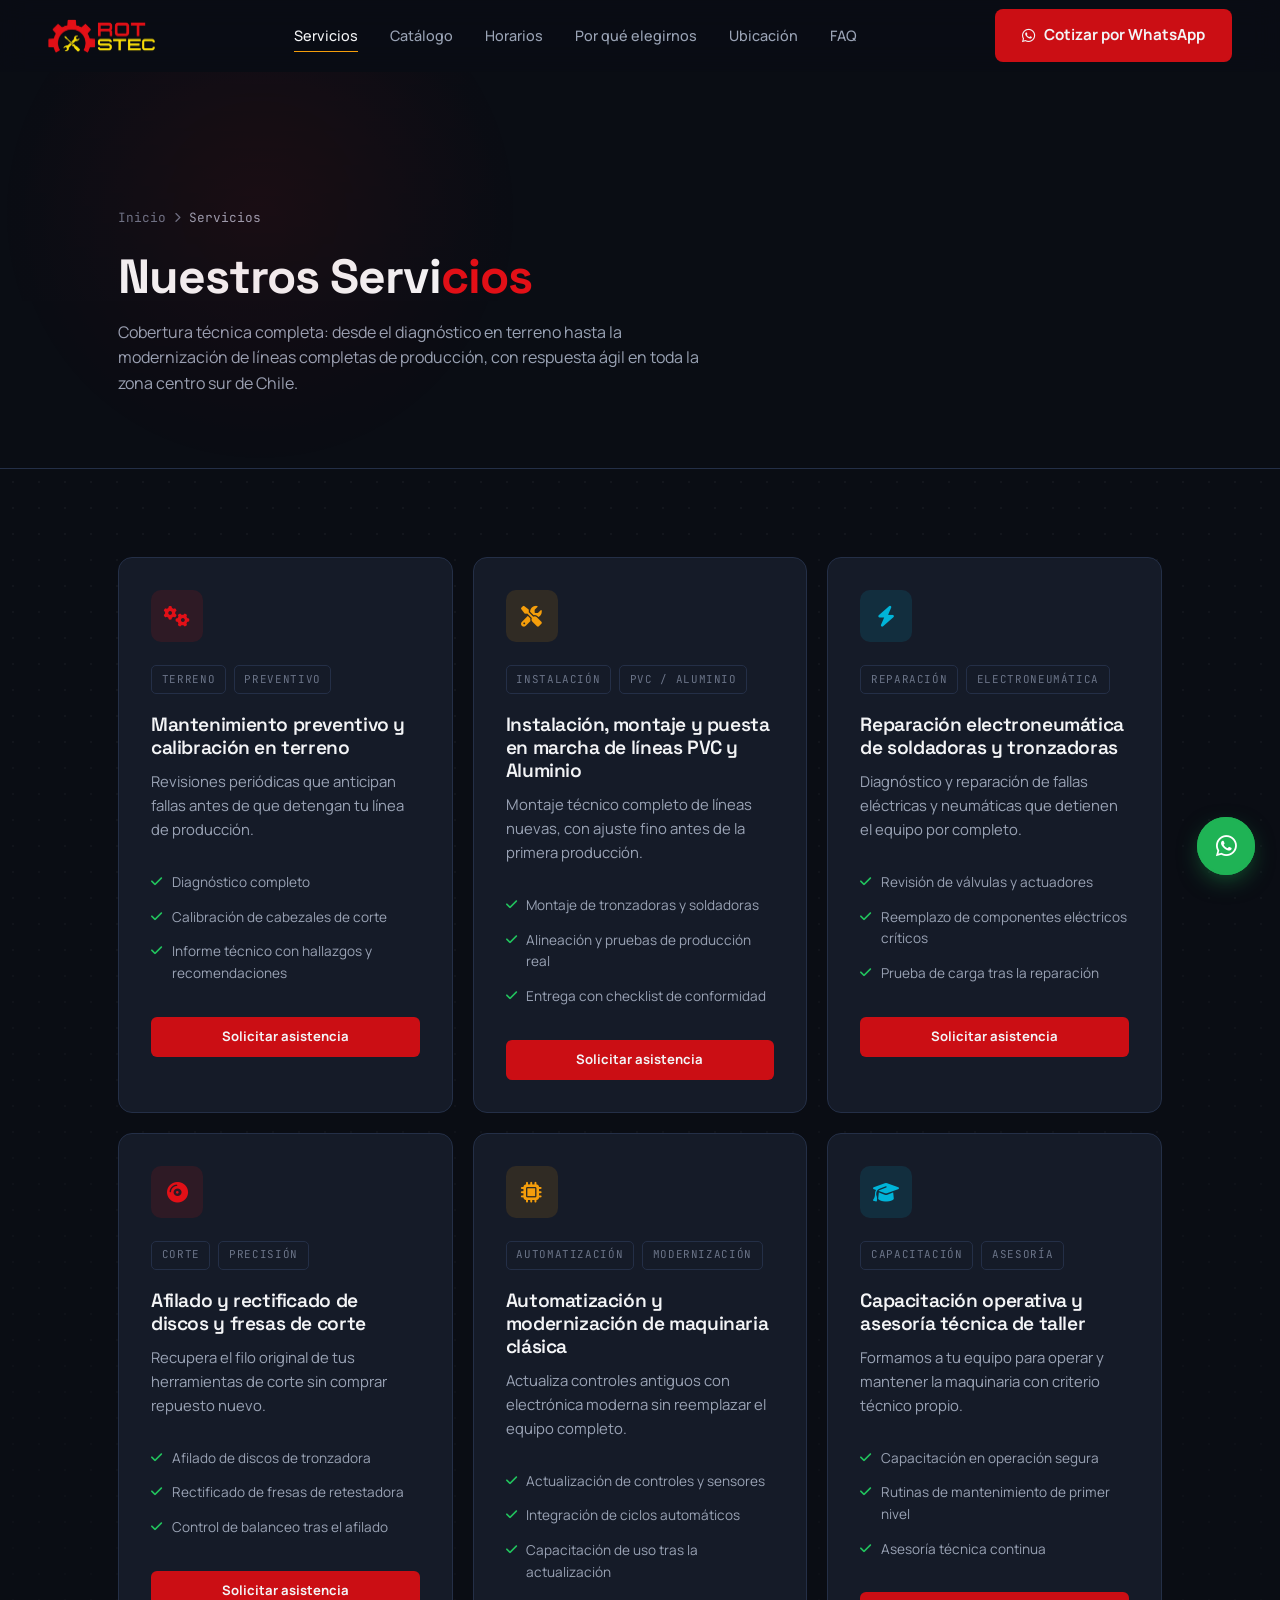
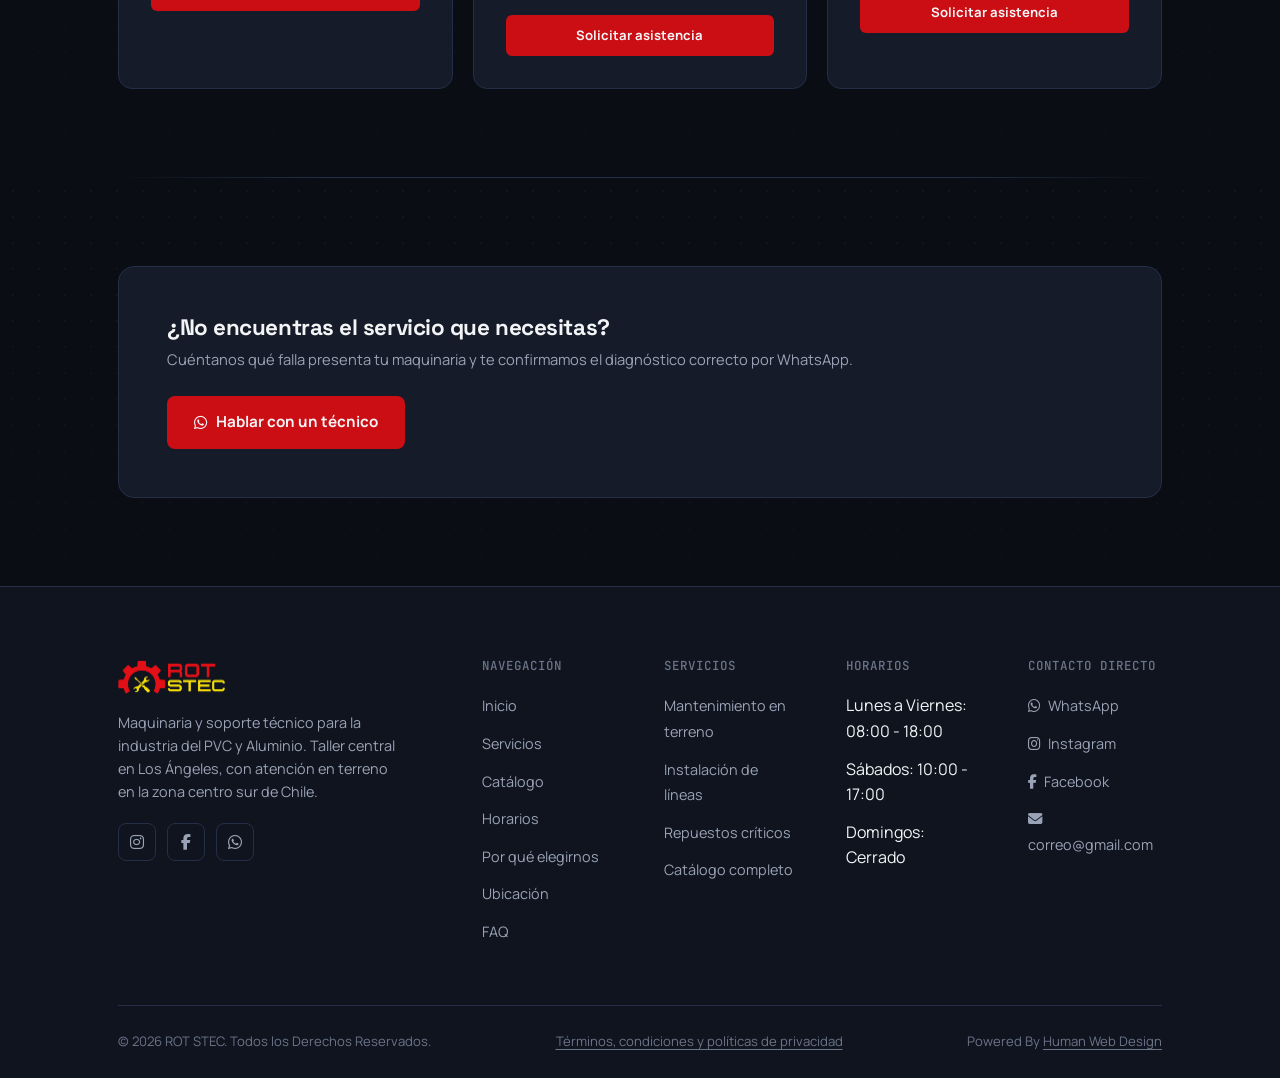
<file: servicios.html>
<!DOCTYPE html>
<html lang="es">
<head>
<meta charset="UTF-8">
<meta name="viewport" content="width=device-width, initial-scale=1.0">
<title>Servicios | ROT STEC</title>
<meta name="description" content="Servicio técnico completo para maquinaria de PVC y Aluminio: mantenimiento, instalación, reparación electroneumática, afilado, automatización y capacitación de taller.">

<link rel="preconnect" href="https://fonts.googleapis.com">
<link rel="preconnect" href="https://fonts.gstatic.com" crossorigin>
<link href="https://fonts.googleapis.com/css2?family=Space+Grotesk:wght@500;600;700&family=Manrope:wght@400;500;600;700;800&family=JetBrains+Mono:wght@400;500&display=swap" rel="stylesheet">

<link href="https://cdn.jsdelivr.net/npm/bootstrap@5.3.3/dist/css/bootstrap.min.css" rel="stylesheet">
<link rel="stylesheet" href="https://cdnjs.cloudflare.com/ajax/libs/font-awesome/6.5.1/css/all.min.css">
<link rel="stylesheet" href="assets/css/style.css">
</head>
<body>

<!-- ===================== WHATSAPP FLOTANTE ===================== -->
<a class="wa-float" href="https://wa.me/569XXXXXXXX?text=Hola%20ROT%20STEC,%20necesito%20cotizar%20maquinaria%20o%20servicio%20técnico" target="_blank" rel="noopener noreferrer" aria-label="Escríbenos por WhatsApp">
  <i class="fa-brands fa-whatsapp"></i>
  <span class="wa-tooltip">¡Escríbenos por WhatsApp!</span>
</a>

<!-- ===================== NAVBAR ===================== -->
<nav class="navbar-custom" id="mainNavbar">
  <div class="container-fluid px-3 px-lg-5">
    <div class="nav-inner">
      <a href="index.html" class="brand-logo">
        <img src="logo.png" alt="ROT STEC" onerror="this.style.display='none'; this.nextElementSibling.style.display='flex';">
      </a>

      <div class="nav-links">
        <a href="servicios.html" class="nav-link-custom active">Servicios</a>
        <a href="catalogo.html" class="nav-link-custom">Catálogo</a>
        <a href="index.html#horarios" class="nav-link-custom">Horarios</a>
        <a href="index.html#por-que-elegirnos" class="nav-link-custom">Por qué elegirnos</a>
        <a href="index.html#ubicacion" class="nav-link-custom">Ubicación</a>
        <a href="index.html#faq" class="nav-link-custom">FAQ</a>
      </div>

      <div class="d-flex align-items-center gap-2">
        <a href="https://wa.me/569XXXXXXXX?text=Hola%20ROT%20STEC,%20necesito%20cotizar%20maquinaria%20o%20servicio%20técnico" target="_blank" rel="noopener noreferrer" class="btn-custom btn-primary-custom d-none d-lg-inline-flex">
          <i class="fa-brands fa-whatsapp"></i> Cotizar por WhatsApp
        </a>
        <button class="navbar-toggler-custom" id="menuToggle" aria-label="Abrir menú" aria-expanded="false">
          <i class="fa-solid fa-bars" id="menuIcon"></i>
        </button>
      </div>
    </div>
  </div>

  <div class="mobile-menu" id="mobileMenu">
    <a href="servicios.html" class="nav-link-custom active">Servicios</a>
    <a href="catalogo.html" class="nav-link-custom">Catálogo</a>
    <a href="index.html#horarios" class="nav-link-custom">Horarios</a>
    <a href="index.html#por-que-elegirnos" class="nav-link-custom">Por qué elegirnos</a>
    <a href="index.html#ubicacion" class="nav-link-custom">Ubicación</a>
    <a href="index.html#faq" class="nav-link-custom">FAQ</a>
    <a href="https://wa.me/569XXXXXXXX?text=Hola%20ROT%20STEC,%20necesito%20cotizar%20maquinaria%20o%20servicio%20técnico" target="_blank" rel="noopener noreferrer" class="btn-custom btn-primary-custom justify-content-center mt-2">
      <i class="fa-brands fa-whatsapp"></i> Cotizar por WhatsApp
    </a>
  </div>
</nav>

<!-- ===================== MINI HERO ===================== -->
<header class="mini-hero grid-bg">
  <div class="container px-3 px-lg-5">
    <div class="breadcrumbs">
      <a href="index.html">Inicio</a>
      <i class="fa-solid fa-chevron-right"></i>
      <span class="current">Servicios</span>
    </div>
    <h1 class="mini-hero-title">Nuestros Servi<span>cios</span></h1>
    <p class="mini-hero-sub">Cobertura técnica completa: desde el diagnóstico en terreno hasta la modernización de líneas completas de producción, con respuesta ágil en toda la zona centro sur de Chile.</p>
  </div>
</header>

<!-- ===================== GRID COMPLETO DE SERVICIOS ===================== -->
<section class="grid-bg">
  <div class="container px-3 px-lg-5">
    <div class="services-grid-full">

      <article class="card-custom reveal" data-service-id="srv-001" data-category="mantenimiento">
        <div class="card-icon icon-orange"><i class="fa-solid fa-gears"></i></div>
        <div class="card-meta">
          <span class="card-tag">Terreno</span>
          <span class="card-tag">Preventivo</span>
        </div>
        <h3>Mantenimiento preventivo y calibración en terreno</h3>
        <p>Revisiones periódicas que anticipan fallas antes de que detengan tu línea de producción.</p>
        <ul class="card-checklist">
          <li><i class="fa-solid fa-check"></i> Diagnóstico completo</li>
          <li><i class="fa-solid fa-check"></i> Calibración de cabezales de corte</li>
          <li><i class="fa-solid fa-check"></i> Informe técnico con hallazgos y recomendaciones</li>
        </ul>
        <a href="https://wa.me/569XXXXXXXX?text=Hola%20ROT%20STEC,%20quiero%20solicitar%20asistencia%20de%20mantenimiento%20preventivo%20y%20calibración" target="_blank" rel="noopener noreferrer" class="btn-custom btn-primary-custom btn-sm-custom btn-block-custom">Solicitar asistencia</a>
      </article>

      <article class="card-custom reveal" data-service-id="srv-002" data-category="instalacion">
        <div class="card-icon icon-amber"><i class="fa-solid fa-screwdriver-wrench"></i></div>
        <div class="card-meta">
          <span class="card-tag">Instalación</span>
          <span class="card-tag">PVC / Aluminio</span>
        </div>
        <h3>Instalación, montaje y puesta en marcha de líneas PVC y Aluminio</h3>
        <p>Montaje técnico completo de líneas nuevas, con ajuste fino antes de la primera producción.</p>
        <ul class="card-checklist">
          <li><i class="fa-solid fa-check"></i> Montaje de tronzadoras y soldadoras</li>
          <li><i class="fa-solid fa-check"></i> Alineación y pruebas de producción real</li>
          <li><i class="fa-solid fa-check"></i> Entrega con checklist de conformidad</li>
        </ul>
        <a href="https://wa.me/569XXXXXXXX?text=Hola%20ROT%20STEC,%20quiero%20solicitar%20asistencia%20de%20instalación%20y%20puesta%20en%20marcha" target="_blank" rel="noopener noreferrer" class="btn-custom btn-primary-custom btn-sm-custom btn-block-custom">Solicitar asistencia</a>
      </article>

      <article class="card-custom reveal" data-service-id="srv-003" data-category="reparacion">
        <div class="card-icon icon-blue"><i class="fa-solid fa-bolt"></i></div>
        <div class="card-meta">
          <span class="card-tag">Reparación</span>
          <span class="card-tag">Electroneumática</span>
        </div>
        <h3>Reparación electroneumática de soldadoras y tronzadoras</h3>
        <p>Diagnóstico y reparación de fallas eléctricas y neumáticas que detienen el equipo por completo.</p>
        <ul class="card-checklist">
          <li><i class="fa-solid fa-check"></i> Revisión de válvulas y actuadores</li>
          <li><i class="fa-solid fa-check"></i> Reemplazo de componentes eléctricos críticos</li>
          <li><i class="fa-solid fa-check"></i> Prueba de carga tras la reparación</li>
        </ul>
        <a href="https://wa.me/569XXXXXXXX?text=Hola%20ROT%20STEC,%20quiero%20solicitar%20asistencia%20de%20reparación%20electroneumática" target="_blank" rel="noopener noreferrer" class="btn-custom btn-primary-custom btn-sm-custom btn-block-custom">Solicitar asistencia</a>
      </article>

      <article class="card-custom reveal" data-service-id="srv-004" data-category="mantenimiento">
        <div class="card-icon icon-orange"><i class="fa-solid fa-compact-disc"></i></div>
        <div class="card-meta">
          <span class="card-tag">Corte</span>
          <span class="card-tag">Precisión</span>
        </div>
        <h3>Afilado y rectificado de discos y fresas de corte</h3>
        <p>Recupera el filo original de tus herramientas de corte sin comprar repuesto nuevo.</p>
        <ul class="card-checklist">
          <li><i class="fa-solid fa-check"></i> Afilado de discos de tronzadora</li>
          <li><i class="fa-solid fa-check"></i> Rectificado de fresas de retestadora</li>
          <li><i class="fa-solid fa-check"></i> Control de balanceo tras el afilado</li>
        </ul>
        <a href="https://wa.me/569XXXXXXXX?text=Hola%20ROT%20STEC,%20quiero%20solicitar%20asistencia%20de%20afilado%20y%20rectificado" target="_blank" rel="noopener noreferrer" class="btn-custom btn-primary-custom btn-sm-custom btn-block-custom">Solicitar asistencia</a>
      </article>

      <article class="card-custom reveal" data-service-id="srv-005" data-category="automatizacion">
        <div class="card-icon icon-amber"><i class="fa-solid fa-microchip"></i></div>
        <div class="card-meta">
          <span class="card-tag">Automatización</span>
          <span class="card-tag">Modernización</span>
        </div>
        <h3>Automatización y modernización de maquinaria clásica</h3>
        <p>Actualiza controles antiguos con electrónica moderna sin reemplazar el equipo completo.</p>
        <ul class="card-checklist">
          <li><i class="fa-solid fa-check"></i> Actualización de controles y sensores</li>
          <li><i class="fa-solid fa-check"></i> Integración de ciclos automáticos</li>
          <li><i class="fa-solid fa-check"></i> Capacitación de uso tras la actualización</li>
        </ul>
        <a href="https://wa.me/569XXXXXXXX?text=Hola%20ROT%20STEC,%20quiero%20solicitar%20asistencia%20de%20automatización%20y%20modernización" target="_blank" rel="noopener noreferrer" class="btn-custom btn-primary-custom btn-sm-custom btn-block-custom">Solicitar asistencia</a>
      </article>

      <article class="card-custom reveal" data-service-id="srv-006" data-category="capacitacion">
        <div class="card-icon icon-blue"><i class="fa-solid fa-graduation-cap"></i></div>
        <div class="card-meta">
          <span class="card-tag">Capacitación</span>
          <span class="card-tag">Asesoría</span>
        </div>
        <h3>Capacitación operativa y asesoría técnica de taller</h3>
        <p>Formamos a tu equipo para operar y mantener la maquinaria con criterio técnico propio.</p>
        <ul class="card-checklist">
          <li><i class="fa-solid fa-check"></i> Capacitación en operación segura</li>
          <li><i class="fa-solid fa-check"></i> Rutinas de mantenimiento de primer nivel</li>
          <li><i class="fa-solid fa-check"></i> Asesoría técnica continua</li>
        </ul>
        <a href="https://wa.me/569XXXXXXXX?text=Hola%20ROT%20STEC,%20quiero%20solicitar%20asistencia%20de%20capacitación%20operativa" target="_blank" rel="noopener noreferrer" class="btn-custom btn-primary-custom btn-sm-custom btn-block-custom">Solicitar asistencia</a>
      </article>

    </div>
  </div>
</section>

<div class="container px-3 px-lg-5"><div class="section-divider"></div></div>

<!-- ===================== CTA BANDA ===================== -->
<section class="grid-bg">
  <div class="container px-3 px-lg-5">
    <div class="cta-band reveal">
      <div>
        <h3>¿No encuentras el servicio que necesitas?</h3>
        <p>Cuéntanos qué falla presenta tu maquinaria y te confirmamos el diagnóstico correcto por WhatsApp.</p>
      </div>
      <a href="https://wa.me/569XXXXXXXX?text=Hola%20ROT%20STEC,%20necesito%20orientación%20sobre%20un%20servicio%20técnico" target="_blank" rel="noopener noreferrer" class="btn-custom btn-primary-custom">
        <i class="fa-brands fa-whatsapp"></i> Hablar con un técnico
      </a>
    </div>
  </div>
</section>

<!-- ===================== FOOTER ===================== -->
<footer>
  <div class="container px-3 px-lg-5">
    <div class="row g-5">
      <div class="col-lg-4 col-md-6">
        <a href="index.html" class="brand-logo">
          <img src="logo.png" alt="ROT STEC" style="max-height:70px;" onerror="this.style.display='none'; this.nextElementSibling.style.display='flex';">
          <span class="brand-fallback" style="display:none;">RS</span>
        </a>
        <p class="footer-brand-desc">Maquinaria y soporte técnico para la industria del PVC y Aluminio. Taller central en Los Ángeles, con atención en terreno en la zona centro sur de Chile.</p>
        <div class="social-row">
          <a href="https://www.instagram.com/rotstec_spa/" target="_blank" rel="noopener noreferrer" class="social-icon" aria-label="Instagram"><i class="fa-brands fa-instagram"></i></a>
          <a href="https://www.facebook.com/people/Rotstec-Spa/100063763984737/?mibextid=LQQJ4d&rdid=R2d4kxTWu5g2Md4p&share_url=https%253A%252F%252Fwww.facebook.com%252Fshare%252F19QdhXApWS%252F%253Fmibextid%253DLQQJ4d" target="_blank" rel="noopener noreferrer" class="social-icon" aria-label="Facebook"><i class="fa-brands fa-facebook-f"></i></a>
          <a href="https://wa.me/569XXXXXXXX?text=Hola%20ROT%20STEC,%20necesito%20cotizar%20maquinaria%20o%20servicio%20técnico" target="_blank" rel="noopener noreferrer" class="social-icon" aria-label="WhatsApp"><i class="fa-brands fa-whatsapp"></i></a>
        </div>
      </div>

      <div class="col-lg-2 col-md-6 footer-col">
        <h4>Navegación</h4>
        <ul>
          <li><a href="index.html">Inicio</a></li>
          <li><a href="servicios.html">Servicios</a></li>
          <li><a href="catalogo.html">Catálogo</a></li>
          <li><a href="index.html#horarios">Horarios</a></li>
          <li><a href="index.html#por-que-elegirnos">Por qué elegirnos</a></li>
          <li><a href="index.html#ubicacion">Ubicación</a></li>
          <li><a href="index.html#faq">FAQ</a></li>
        </ul>
      </div>

      <div class="col-lg-2 col-md-6 footer-col">
        <h4>Servicios</h4>
        <ul>
          <li><a href="servicios.html">Mantenimiento en terreno</a></li>
          <li><a href="servicios.html">Instalación de líneas</a></li>
          <li><a href="servicios.html">Repuestos críticos</a></li>
          <li><a href="catalogo.html">Catálogo completo</a></li>
        </ul>
      </div>

      <div class="col-lg-2 col-md-6 footer-col">
        <h4>Horarios</h4>
        <ul>
          <li>Lunes a Viernes: 08:00 - 18:00</li>
          <li>Sábados: 10:00 - 17:00</li>
          <li>Domingos: Cerrado</li>
        </ul>
      </div>

      <div class="col-lg-2 col-md-6 footer-col">
        <h4>Contacto directo</h4>
        <ul>
          <li><a href="https://wa.me/569XXXXXXXX?text=Hola%20ROT%20STEC,%20necesito%20cotizar%20maquinaria%20o%20servicio%20técnico" target="_blank" rel="noopener noreferrer"><i class="fa-brands fa-whatsapp me-1"></i> WhatsApp</a></li>
          <li><a href="https://www.instagram.com/rotstec_spa/" target="_blank" rel="noopener noreferrer"><i class="fa-brands fa-instagram me-1"></i> Instagram</a></li>
          <li><a href="https://www.facebook.com/people/Rotstec-Spa/100063763984737/?mibextid=LQQJ4d&rdid=R2d4kxTWu5g2Md4p&share_url=https%253A%252F%252Fwww.facebook.com%252Fshare%252F19QdhXApWS%252F%253Fmibextid%253DLQQJ4d" target="_blank" rel="noopener noreferrer"><i class="fa-brands fa-facebook-f me-1"></i> Facebook</a></li>
          <li><a href="mailto:correo@gmail.com"><i class="fa-solid fa-envelope me-1"></i> correo@gmail.com</a></li>
        </ul>
      </div>
    </div>

    <div class="footer-bottom">
      <div>© 2026 ROT STEC. Todos los Derechos Reservados.</div>
      <div><a href="#">Términos, condiciones y políticas de privacidad</a></div>
      <div>Powered By <a href="https://www.humanwebdesign.cl" target="_blank" rel="noopener noreferrer">Human Web Design</a></div>
    </div>
  </div>
</footer>

<script src="https://cdn.jsdelivr.net/npm/bootstrap@5.3.3/dist/js/bootstrap.bundle.min.js"></script>
<script src="assets/js/main.js"></script>
</body>
</html>
</file>
<file: assets/css/style.css>
/* =========================================================
   ROT STEC : assets/css/style.css
   Estilos globales: variables, layout, componentes y utilidades
   ========================================================= */

:root{
  --bg-primary:#0a0d14;
  --bg-secondary:#0f141f;
  --card:#151b28;
  --card-alt:#1a2133;
  --border:#242f47;
  --text:#f3f4f6;
  --text-muted:#9aa3b5;
  --text-dim:#6b7488;
  --orange:#e21017;
  --orange-deep:#cb0e14;
  --amber:#f59e0b;
  --blue:#00b4d8;
  --green:#22c55e;
  --red:#ef4444;

  --ease-out: cubic-bezier(0.23, 1, 0.32, 1);
  --ease-in-out: cubic-bezier(0.77, 0, 0.175, 1);
  --ease-drawer: cubic-bezier(0.32, 0.72, 0, 1);

  --font-display:'Space Grotesk', sans-serif;
  --font-body:'Manrope', sans-serif;
  --font-mono:'JetBrains Mono', monospace;
}

*{box-sizing:border-box;}
html{scroll-behavior:smooth;}

body{
  background:var(--bg-primary);
  color:var(--text);
  font-family:var(--font-body);
  line-height:1.6;
  -webkit-font-smoothing:antialiased;
  overflow-x:hidden;
}

h1,h2,h3,h4,.font-display{
  font-family:var(--font-display);
  letter-spacing:-0.02em;
}

.mono{font-family:var(--font-mono); letter-spacing:0.02em;}

a{color:inherit; text-decoration:none;}
a:focus-visible, button:focus-visible, .nav-link:focus-visible{
  outline:2px solid var(--amber);
  outline-offset:3px;
  border-radius:4px;
}

::selection{background:var(--orange-deep); color:var(--text);}

/* ===== Grid / dot matrix background ===== */
.grid-bg{position:relative;}
.grid-bg::before{
  content:"";
  position:absolute;
  inset:0;
  background-image:radial-gradient(circle, rgba(255,255,255,0.045) 1px, transparent 1px);
  background-size:26px 26px;
  pointer-events:none;
  mask-image:linear-gradient(to bottom, rgba(0,0,0,0.9), rgba(0,0,0,0.3));
}

.section-divider{
  height:1px;
  width:100%;
  background:linear-gradient(90deg, transparent, var(--border) 20%, var(--border) 80%, transparent);
}

/* ===== Utility ===== */
.accent-orange{color:var(--orange);}
.accent-amber{color:var(--amber);}
.accent-blue{color:var(--blue);}
.text-muted-custom{color:var(--text-muted);}

.eyebrow{
  font-family:var(--font-mono);
  font-size:0.72rem;
  letter-spacing:0.14em;
  text-transform:uppercase;
  color:var(--amber);
  display:inline-flex;
  align-items:center;
  gap:8px;
}
.eyebrow::before{
  content:"";
  width:16px;
  height:1px;
  background:var(--amber);
  display:inline-block;
}

.section-head{
  display:flex;
  justify-content:space-between;
  align-items:flex-end;
  flex-wrap:wrap;
  gap:1rem;
  margin-bottom:2.5rem;
}
.section-title{
  font-size:clamp(1.9rem, 3.2vw, 2.7rem);
  font-weight:700;
  line-height:1.15;
  margin:0.4rem 0 0 0;
}
.section-title span{color:var(--orange);}

.section-link{
  font-family:var(--font-mono);
  font-size:0.85rem;
  color:var(--text-muted);
  border-bottom:1px solid var(--border);
  padding-bottom:2px;
  white-space:nowrap;
  transition:color 160ms var(--ease-out), border-color 160ms var(--ease-out);
}
.section-link:hover{color:var(--amber); border-color:var(--amber);}

section{padding:5.5rem 0;}
@media (max-width:767px){ section{padding:3.5rem 0;} }

/* ===== Breadcrumbs ===== */
.breadcrumbs{
  display:flex;
  align-items:center;
  gap:0.5rem;
  font-family:var(--font-mono);
  font-size:0.8rem;
  color:var(--text-dim);
  margin-bottom:1.4rem;
}
.breadcrumbs a{color:var(--text-dim); transition:color 160ms var(--ease-out);}
.breadcrumbs a:hover{color:var(--amber);}
.breadcrumbs i{font-size:0.65rem;}
.breadcrumbs .current{color:var(--text-muted);}

/* ===== Buttons ===== */
.btn-custom{
  display:inline-flex;
  align-items:center;
  justify-content:center;
  gap:0.6rem;
  padding:0.85rem 1.6rem;
  font-family:var(--font-body);
  font-weight:700;
  font-size:0.95rem;
  border-radius:8px;
  border:1px solid transparent;
  transition:transform 160ms var(--ease-out), background 160ms var(--ease-out), border-color 160ms var(--ease-out), box-shadow 160ms var(--ease-out);
  cursor:pointer;
  white-space:nowrap;
}
.btn-custom:active{transform:scale(0.97);}

.btn-primary-custom{
  background:var(--orange-deep);
  color:var(--text);
  box-shadow:0 0 0 0 rgba(203,14,20,0);
}
.btn-primary-custom:hover{
  background:#a90c11;
  color:var(--text);
  box-shadow:0 6px 24px -8px rgba(203,14,20,0.45);
}

.btn-outline-custom{
  background:transparent;
  color:var(--text);
  border-color:var(--border);
}
.btn-outline-custom:hover{
  border-color:var(--text-muted);
  background:rgba(255,255,255,0.03);
  color:var(--text);
}

.btn-sm-custom{
  padding:0.55rem 1.1rem;
  font-size:0.82rem;
  border-radius:6px;
}

.btn-block-custom{width:100%;}

/* ===== Floating WhatsApp ===== */
.wa-float{
  position:fixed;
  bottom:25px;
  right:25px;
  z-index:1050;
  width:58px;
  height:58px;
  border-radius:50%;
  background:#1fb355;
  display:flex;
  align-items:center;
  justify-content:center;
  color:#fff;
  font-size:1.5rem;
  box-shadow:0 8px 24px -6px rgba(31,179,85,0.55);
  transition:transform 200ms var(--ease-out);
}
.wa-float:active{transform:scale(0.94);}
.wa-float::after{
  content:"";
  position:absolute;
  inset:0;
  border-radius:50%;
  border:2px solid #1fb355;
  animation:wa-pulse 2.4s var(--ease-out) infinite;
}
@keyframes wa-pulse{
  0%{transform:scale(1); opacity:0.65;}
  100%{transform:scale(1.65); opacity:0;}
}
.wa-tooltip{
  position:absolute;
  right:70px;
  top:50%;
  transform:translateY(-50%) translateX(6px);
  background:var(--card);
  border:1px solid var(--border);
  color:var(--text);
  padding:0.5rem 0.9rem;
  border-radius:8px;
  font-size:0.82rem;
  white-space:nowrap;
  opacity:0;
  pointer-events:none;
  transition:opacity 160ms var(--ease-out), transform 160ms var(--ease-out);
}
.wa-float:hover .wa-tooltip{opacity:1; transform:translateY(-50%) translateX(0);}
@media (max-width:600px){ .wa-tooltip{display:none;} }

/* ===== Navbar ===== */
.navbar-custom{
  position:sticky;
  top:0;
  z-index:1040;
  background:rgba(10,13,20,0.55);
  backdrop-filter:blur(14px);
  -webkit-backdrop-filter:blur(14px);
  border-bottom:1px solid transparent;
  height:72px;
  transition:background 220ms var(--ease-out), border-color 220ms var(--ease-out);
}
.navbar-custom.scrolled{
  background:rgba(10,13,20,0.82);
  border-bottom:1px solid var(--border);
}
.navbar-custom .container-fluid{height:100%;}
.nav-inner{
  display:flex;
  align-items:center;
  justify-content:space-between;
  height:100%;
}
.brand-logo{
  display:flex;
  align-items:center;
  gap:0.6rem;
  font-family:var(--font-display);
  font-weight:700;
  font-size:1.15rem;
  color:var(--text);
}
.brand-logo img{height:36px; width:auto; display:block;}
.brand-fallback{
  height:36px;
  width:36px;
  border-radius:6px;
  background:linear-gradient(135deg, var(--orange), var(--amber));
  display:flex;
  align-items:center;
  justify-content:center;
  color:#0a0d14;
  font-weight:700;
  font-size:0.95rem;
}

.nav-links{
  display:flex;
  align-items:center;
  gap:2rem;
}
.nav-link-custom{
  font-size:0.9rem;
  color:var(--text-muted);
  font-weight:500;
  position:relative;
  padding:0.3rem 0;
  transition:color 160ms var(--ease-out);
}
.nav-link-custom::after{
  content:"";
  position:absolute;
  left:0; bottom:0;
  width:0; height:1px;
  background:var(--amber);
  transition:width 200ms var(--ease-out);
}
.nav-link-custom:hover{color:var(--text);}
.nav-link-custom:hover::after{width:100%;}
.nav-link-custom.active{color:var(--text);}
.nav-link-custom.active::after{width:100%;}

.navbar-toggler-custom{
  background:transparent;
  border:1px solid var(--border);
  border-radius:6px;
  width:42px;
  height:42px;
  display:none;
  align-items:center;
  justify-content:center;
  color:var(--text);
  font-size:1.1rem;
}

.mobile-menu{
  position:fixed;
  top:72px;
  left:0; right:0;
  background:var(--bg-secondary);
  border-bottom:1px solid var(--border);
  padding:1.5rem 1.25rem 2rem;
  display:flex;
  flex-direction:column;
  gap:1.1rem;
  transform:translateY(-8px);
  opacity:0;
  pointer-events:none;
  transition:opacity 200ms var(--ease-out), transform 200ms var(--ease-out);
  z-index:1039;
}
.mobile-menu.open{
  opacity:1;
  transform:translateY(0);
  pointer-events:auto;
}

@media (max-width:991px){
  .nav-links{display:none;}
  .navbar-toggler-custom{display:flex;}
}

/* ===== Hero (index) ===== */
.hero{
  min-height:100dvh;
  position:relative;
  display:flex;
  align-items:center;
  padding-top:5.5rem;
  padding-bottom:3rem;
}
.hero-bg{
  position:absolute;
  inset:0;
  background-image:
    linear-gradient(180deg, rgba(10,13,20,0.55) 0%, rgba(10,13,20,0.88) 65%, var(--bg-primary) 100%),
    linear-gradient(90deg, rgba(10,13,20,0.85) 0%, rgba(10,13,20,0.35) 55%, rgba(10,13,20,0.85) 100%),
    url('../../bg-hero.jpg');
  background-size:cover;
  background-position:center 40%;
  background-repeat:no-repeat;
  z-index:0;
}
.hero-content{position:relative; z-index:1;}

.hero-badges{
  display:flex;
  flex-wrap:wrap;
  gap:0.6rem;
  margin-top:1.75rem;
}
.hero-badge{
  font-family:var(--font-mono);
  font-size:0.75rem;
  color:var(--text-muted);
  border:1px solid var(--border);
  background:rgba(21,27,40,0.6);
  padding:0.45rem 0.85rem;
  border-radius:100px;
  display:inline-flex;
  align-items:center;
  gap:0.4rem;
}
.hero-badge i{color:var(--amber); font-size:0.7rem;}

.hero-title{
  font-size:clamp(2.3rem, 5vw, 3.8rem);
  font-weight:700;
  line-height:1.08;
  max-width:15ch;
}
.hero-title .hl{color:var(--orange);}

.hero-sub{
  font-size:1.05rem;
  color:var(--text-muted);
  max-width:46ch;
  margin-top:1.1rem;
}

.hero-cta{
  display:flex;
  flex-wrap:wrap;
  gap:1rem;
  margin-top:2.2rem;
}

.hero-stats{
  display:flex;
  gap:2.2rem;
  margin-top:3.2rem;
  padding-top:2rem;
  border-top:1px solid var(--border);
  flex-wrap:wrap;
}
.hero-stat-num{
  font-family:var(--font-display);
  font-size:1.6rem;
  font-weight:700;
  color:var(--text);
}
.hero-stat-label{
  font-size:0.78rem;
  color:var(--text-dim);
  font-family:var(--font-mono);
}

/* ===== Mini Hero (servicios / catalogo) ===== */
.mini-hero{
  position:relative;
  padding:8.5rem 0 3.5rem;
  border-bottom:1px solid var(--border);
  overflow:hidden;
}
.mini-hero::before{
  content:"";
  position:absolute;
  top:-30%;
  right:-10%;
  width:520px;
  height:520px;
  background:radial-gradient(circle, rgba(226,16,23,0.12) 0%, transparent 70%);
  pointer-events:none;
}
.mini-hero-title{
  font-size:clamp(2rem, 4vw, 3rem);
  font-weight:700;
  line-height:1.1;
}
.mini-hero-title span{color:var(--orange);}
.mini-hero-sub{
  color:var(--text-muted);
  max-width:60ch;
  margin-top:1rem;
  font-size:1rem;
}

/* Filtros catalogo */
.filter-row{
  display:flex;
  flex-wrap:wrap;
  gap:0.6rem;
  margin-top:2rem;
}
.filter-btn{
  font-family:var(--font-mono);
  font-size:0.8rem;
  padding:0.55rem 1.1rem;
  border-radius:100px;
  border:1px solid var(--border);
  background:transparent;
  color:var(--text-muted);
  transition:all 160ms var(--ease-out);
  cursor:pointer;
}
.filter-btn:active{transform:scale(0.97);}
.filter-btn:hover{border-color:var(--text-muted); color:var(--text);}
.filter-btn.active{
  background:var(--orange-deep);
  border-color:var(--orange-deep);
  color:var(--text);
  font-weight:700;
}

/* ===== Cards ===== */
.card-custom{
  background:var(--card);
  border:1px solid var(--border);
  border-radius:14px;
  padding:2rem;
  height:100%;
  transition:transform 200ms var(--ease-out), border-color 200ms var(--ease-out), background 200ms var(--ease-out);
}
@media (hover:hover) and (pointer:fine){
  .card-custom:hover{
    transform:translateY(-4px);
    border-color:#37456b;
    background:var(--card-alt);
  }
}

.card-icon{
  width:52px;
  height:52px;
  border-radius:10px;
  display:flex;
  align-items:center;
  justify-content:center;
  font-size:1.3rem;
  margin-bottom:1.4rem;
}
.icon-orange{background:rgba(226,16,23,0.12); color:var(--orange);}
.icon-amber{background:rgba(245,158,11,0.12); color:var(--amber);}
.icon-blue{background:rgba(0,180,216,0.12); color:var(--blue);}

.card-custom h3{
  font-size:1.2rem;
  font-weight:600;
  margin-bottom:0.7rem;
}
.card-custom p{
  color:var(--text-muted);
  font-size:0.93rem;
  margin-bottom:1.5rem;
}

.card-checklist{
  list-style:none;
  padding:0;
  margin:0 0 1.6rem 0;
}
.card-checklist li{
  display:flex;
  gap:0.6rem;
  align-items:flex-start;
  font-size:0.85rem;
  color:var(--text-muted);
  padding:0.4rem 0;
}
.card-checklist i{color:var(--green); font-size:0.8rem; margin-top:0.25rem;}

.card-meta{
  display:flex;
  gap:0.5rem;
  flex-wrap:wrap;
  margin-bottom:1.2rem;
}
.card-tag{
  font-family:var(--font-mono);
  font-size:0.68rem;
  text-transform:uppercase;
  letter-spacing:0.06em;
  padding:0.3rem 0.6rem;
  border-radius:5px;
  border:1px solid var(--border);
  color:var(--text-dim);
}

/* Servicios preview: asymmetric grid, not 3 identical boxes in a row */
.services-grid{
  display:grid;
  grid-template-columns:repeat(6, 1fr);
  gap:1.25rem;
}
.services-grid .card-custom:nth-child(1){grid-column:span 3;}
.services-grid .card-custom:nth-child(2){grid-column:span 3;}
.services-grid .card-custom:nth-child(3){grid-column:span 6;}
.services-grid .card-custom:nth-child(3) .svc-inner{
  display:flex;
  align-items:center;
  gap:2rem;
  flex-wrap:wrap;
}
.services-grid .card-custom:nth-child(3) .card-icon{margin-bottom:0;}
@media (max-width:900px){
  .services-grid{grid-template-columns:1fr;}
  .services-grid .card-custom:nth-child(1),
  .services-grid .card-custom:nth-child(2),
  .services-grid .card-custom:nth-child(3){grid-column:span 1;}
  .services-grid .card-custom:nth-child(3) .svc-inner{gap:1.2rem;}
}

/* Grid completo servicios.html: 6 tarjetas */
.services-grid-full{
  display:grid;
  grid-template-columns:repeat(3, 1fr);
  gap:1.25rem;
}
@media (max-width:991px){ .services-grid-full{grid-template-columns:repeat(2, 1fr);} }
@media (max-width:600px){ .services-grid-full{grid-template-columns:1fr;} }

/* ===== Catalogo ===== */
.product-card{
  background:var(--card);
  border:1px solid var(--border);
  border-radius:14px;
  overflow:hidden;
  height:100%;
  display:flex;
  flex-direction:column;
  transition:transform 200ms var(--ease-out), border-color 200ms var(--ease-out), opacity 220ms var(--ease-out);
}
@media (hover:hover) and (pointer:fine){
  .product-card:hover{transform:translateY(-4px); border-color:#37456b;}
}
.product-card.hidden-item{display:none;}

.product-img-wrap{position:relative;}
.product-img{
  height:210px;
  width:100%;
  object-fit:cover;
  display:block;
  filter:saturate(0.9) contrast(1.05);
}
.availability-badge{
  position:absolute;
  top:0.9rem;
  left:0.9rem;
  font-family:var(--font-mono);
  font-size:0.68rem;
  text-transform:uppercase;
  letter-spacing:0.05em;
  padding:0.35rem 0.7rem;
  border-radius:100px;
  display:inline-flex;
  align-items:center;
  gap:0.4rem;
  background:rgba(10,13,20,0.75);
  backdrop-filter:blur(6px);
  border:1px solid var(--border);
}
.availability-badge .dot{width:6px; height:6px; border-radius:50%;}
.availability-badge.in-stock .dot{background:var(--green);}
.availability-badge.on-order .dot{background:var(--amber);}

.product-body{
  padding:1.6rem;
  display:flex;
  flex-direction:column;
  flex:1;
}
.product-tag{
  font-family:var(--font-mono);
  font-size:0.7rem;
  color:var(--blue);
  text-transform:uppercase;
  letter-spacing:0.08em;
  margin-bottom:0.5rem;
}
.product-body h3{font-size:1.08rem; font-weight:600; margin-bottom:0.8rem;}
.product-specs{
  list-style:none;
  padding:0;
  margin:0 0 1.4rem 0;
  font-size:0.85rem;
  color:var(--text-muted);
}
.product-specs li{
  display:flex;
  gap:0.55rem;
  padding:0.4rem 0;
  border-top:1px solid var(--border);
}
.product-specs li:first-child{border-top:none;}
.product-specs i{color:var(--amber); font-size:0.75rem; margin-top:0.3rem;}

/* ===== Horarios ===== */
.hours-panel{
  background:var(--card);
  border:1px solid var(--border);
  border-radius:16px;
  padding:2.5rem;
  position:relative;
  overflow:hidden;
}
.hours-panel::before{
  content:"";
  position:absolute;
  top:0; left:0; right:0;
  height:2px;
  background:linear-gradient(90deg, var(--orange), var(--amber), var(--blue));
}
.status-pill{
  display:inline-flex;
  align-items:center;
  gap:0.55rem;
  font-family:var(--font-mono);
  font-size:0.85rem;
  padding:0.5rem 1rem;
  border-radius:100px;
  border:1px solid var(--border);
  background:rgba(0,0,0,0.2);
}
.status-dot{
  width:8px; height:8px;
  border-radius:50%;
}
.status-dot.open{background:var(--green); box-shadow:0 0 0 3px rgba(34,197,94,0.18);}
.status-dot.closed{background:var(--red); box-shadow:0 0 0 3px rgba(239,68,68,0.18);}

.hours-row{
  display:flex;
  justify-content:space-between;
  padding:0.9rem 0;
  border-top:1px solid var(--border);
  font-size:0.95rem;
}
.hours-row:first-of-type{border-top:none;}
.hours-row .day{color:var(--text-muted);}
.hours-row .time{font-family:var(--font-mono); font-weight:500;}

/* ===== Por que elegirnos ===== */
.pillar{
  display:flex;
  gap:1.4rem;
  padding:1.8rem 0;
  border-top:1px solid var(--border);
}
.pillar:first-child{border-top:none;}
.pillar-num{
  font-family:var(--font-mono);
  font-size:0.85rem;
  color:var(--text-dim);
  min-width:2.5rem;
}
.pillar h3{font-size:1.15rem; font-weight:600; margin-bottom:0.4rem;}
.pillar p{color:var(--text-muted); font-size:0.92rem; margin:0;}

/* ===== Ubicacion ===== */
.map-wrap{
  position:relative;
  border-radius:16px;
  overflow:hidden;
  border:1px solid var(--border);
  height:480px;
}
.map-wrap iframe{
  width:100%; height:100%; border:0; filter:grayscale(0.3) invert(0.92) contrast(0.9);
}
.map-card{
  background:var(--card);
  border:1px solid var(--border);
  border-radius:16px;
  padding:2rem;
  height:100%;
}
.coverage-badges{
  display:flex;
  flex-wrap:wrap;
  gap:0.5rem;
  margin:1.2rem 0 1.8rem;
}
.coverage-badge{
  font-size:0.78rem;
  font-family:var(--font-mono);
  padding:0.4rem 0.75rem;
  border-radius:6px;
  background:rgba(255,255,255,0.04);
  border:1px solid var(--border);
  color:var(--text-muted);
}

/* ===== FAQ ===== */
.accordion-custom .accordion-item{
  background:var(--card);
  border:1px solid var(--border);
  border-radius:12px !important;
  margin-bottom:0.9rem;
  overflow:hidden;
}
.accordion-custom .accordion-button{
  background:transparent;
  color:var(--text);
  font-weight:600;
  font-size:1rem;
  box-shadow:none;
  padding:1.3rem 1.6rem;
}
.accordion-custom .accordion-button:not(.collapsed){
  background:var(--card-alt);
  color:var(--amber);
}
.accordion-custom .accordion-button::after{
  filter:invert(1) brightness(1.6);
  transition:transform 200ms var(--ease-out);
}
.accordion-custom .accordion-body{
  color:var(--text-muted);
  font-size:0.93rem;
  padding:0 1.6rem 1.5rem;
}

/* ===== CTA banda (paginas internas) ===== */
.cta-band{
  background:var(--card);
  border:1px solid var(--border);
  border-radius:16px;
  padding:3rem;
  display:flex;
  justify-content:space-between;
  align-items:center;
  flex-wrap:wrap;
  gap:1.5rem;
}
.cta-band h3{font-size:1.4rem; font-weight:700; margin-bottom:0.4rem;}
.cta-band p{color:var(--text-muted); margin:0; font-size:0.92rem;}

/* ===== Footer ===== */
footer{
  background:var(--bg-secondary);
  border-top:1px solid var(--border);
  padding:4.5rem 0 0;
}
.footer-brand-desc{
  color:var(--text-muted);
  font-size:0.9rem;
  max-width:32ch;
  margin-top:1rem;
}
.footer-col h4{
  font-family:var(--font-mono);
  font-size:0.78rem;
  text-transform:uppercase;
  letter-spacing:0.08em;
  color:var(--text-dim);
  margin-bottom:1.2rem;
}
.footer-col ul{list-style:none; padding:0; margin:0;}
.footer-col ul li{margin-bottom:0.75rem;}
.footer-col a{
  color:var(--text-muted);
  font-size:0.9rem;
  transition:color 160ms var(--ease-out);
}
.footer-col a:hover{color:var(--amber);}

.social-row{display:flex; gap:0.7rem; margin-top:1.2rem;}
.social-icon{
  width:38px; height:38px;
  border-radius:8px;
  border:1px solid var(--border);
  display:flex;
  align-items:center;
  justify-content:center;
  color:var(--text-muted);
  transition:border-color 160ms var(--ease-out), color 160ms var(--ease-out);
}
.social-icon:hover{border-color:var(--amber); color:var(--amber);}

.footer-bottom{
  border-top:1px solid var(--border);
  margin-top:3rem;
  padding:1.6rem 0;
  display:flex;
  justify-content:space-between;
  flex-wrap:wrap;
  gap:0.8rem;
  font-size:0.82rem;
  color:var(--text-dim);
}
.footer-bottom a{color:var(--text-dim); text-decoration:underline; text-underline-offset:3px;}
.footer-bottom a:hover{color:var(--amber);}

/* ===== Scroll reveal ===== */
.reveal{
  opacity:0;
  transform:translateY(16px) scale(0.98);
  transition:opacity 500ms var(--ease-out), transform 500ms var(--ease-out);
}
.reveal.in{opacity:1; transform:translateY(0) scale(1);}

@media (prefers-reduced-motion: reduce){
  *{animation-duration:0.001ms !important; animation-iteration-count:1 !important; transition-duration:0.001ms !important; scroll-behavior:auto !important;}
  .reveal{opacity:1; transform:none;}
}
</file>
